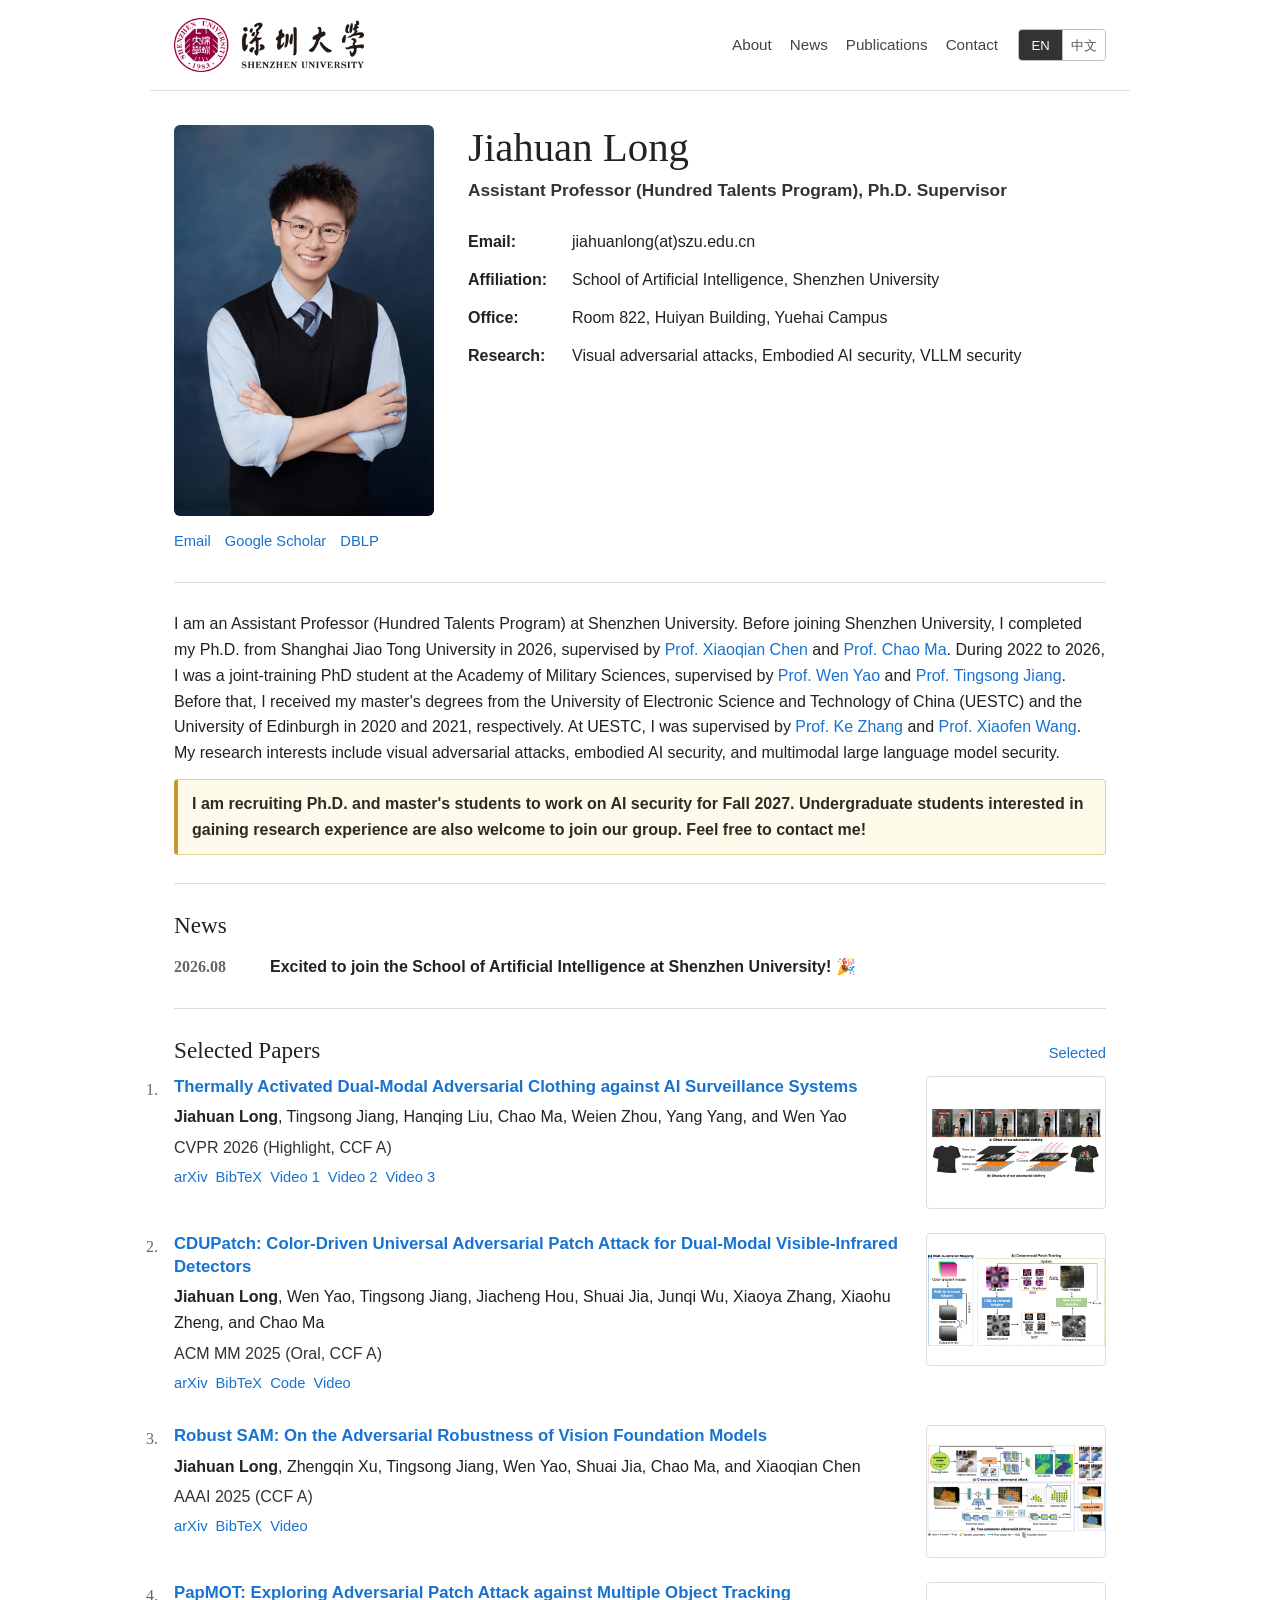
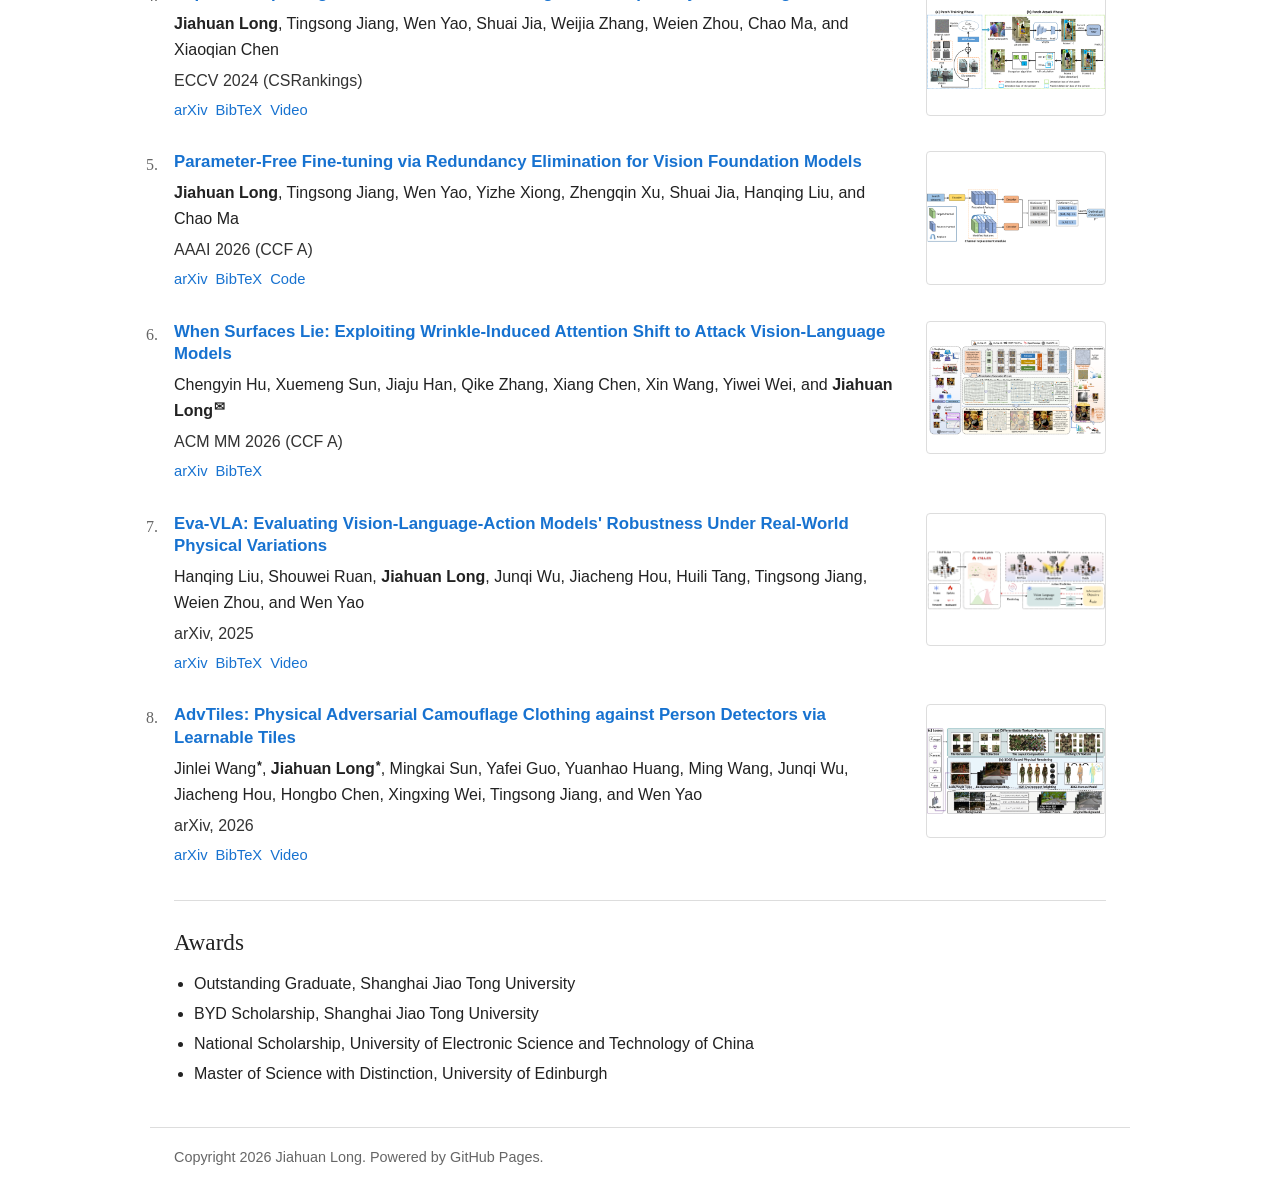
<file: docs/index.html>
<!doctype html>
<html lang="en">
  <head>
    <meta charset="utf-8" />
    <meta name="viewport" content="width=device-width, initial-scale=1" />
    <title>Jiahuan Long (龙佳欢) | Shenzhen University</title>
    <meta
      name="description"
      content="Official academic homepage of Jiahuan Long (龙佳欢), Assistant Professor and Ph.D. Supervisor at the School of Artificial Intelligence, Shenzhen University（深圳大学人工智能学院）."
    />
    <meta name="author" content="Jiahuan Long" />
    <meta name="robots" content="index, follow, max-image-preview:large" />
    <link rel="canonical" href="https://jiahuan-long.github.io/jiahuan-long-academic/" />
    <meta property="og:title" content="Jiahuan Long (龙佳欢) | Shenzhen University" />
    <meta
      property="og:description"
      content="Assistant Professor (Hundred Talents Program) and Ph.D. Supervisor at the School of Artificial Intelligence, Shenzhen University."
    />
    <meta property="og:type" content="website" />
    <meta property="og:url" content="https://jiahuan-long.github.io/jiahuan-long-academic/" />
    <meta property="og:site_name" content="Jiahuan Long (龙佳欢)" />
    <meta property="og:image" content="https://jiahuan-long.github.io/jiahuan-long-academic/profile.jpg" />
    <meta name="twitter:card" content="summary_large_image" />
    <meta name="twitter:title" content="Jiahuan Long (龙佳欢) | Shenzhen University" />
    <meta
      name="twitter:description"
      content="Assistant Professor (Hundred Talents Program) and Ph.D. Supervisor at the School of Artificial Intelligence, Shenzhen University."
    />
    <meta name="twitter:image" content="https://jiahuan-long.github.io/jiahuan-long-academic/profile.jpg" />
    <script type="application/ld+json">
      {
        "@context": "https://schema.org",
        "@graph": [
          {
            "@type": "WebSite",
            "@id": "https://jiahuan-long.github.io/jiahuan-long-academic/#website",
            "url": "https://jiahuan-long.github.io/jiahuan-long-academic/",
            "name": "Jiahuan Long (龙佳欢)",
            "alternateName": ["Jiahuan Long", "龙佳欢"]
          },
          {
            "@type": "ProfilePage",
            "@id": "https://jiahuan-long.github.io/jiahuan-long-academic/#profile",
            "url": "https://jiahuan-long.github.io/jiahuan-long-academic/",
            "name": "Jiahuan Long (龙佳欢)",
            "isPartOf": {
              "@id": "https://jiahuan-long.github.io/jiahuan-long-academic/#website"
            },
            "mainEntity": {
              "@type": "Person",
              "@id": "https://jiahuan-long.github.io/jiahuan-long-academic/#jiahuan-long",
              "name": "Jiahuan Long",
              "alternateName": "龙佳欢",
              "url": "https://jiahuan-long.github.io/jiahuan-long-academic/",
              "image": "https://jiahuan-long.github.io/jiahuan-long-academic/profile.jpg",
              "jobTitle": "Assistant Professor (Hundred Talents Program), Ph.D. Supervisor",
              "worksFor": {
                "@type": "CollegeOrUniversity",
                "name": "Shenzhen University",
                "url": "https://www.szu.edu.cn/"
              },
              "affiliation": {
                "@type": "CollegeOrUniversity",
                "name": "School of Artificial Intelligence, Shenzhen University"
              },
              "sameAs": [
                "https://scholar.google.com/citations?user=DfcU0TUAAAAJ&hl=en",
                "https://dblp.uni-trier.de/pid/244/4962.html"
              ],
              "knowsAbout": [
                "Visual adversarial attacks",
                "Embodied AI security",
                "VLLM security"
              ]
            }
          }
        ]
      }
    </script>
    <link rel="stylesheet" href="./styles.css" />
    <script src="./language.js" defer></script>
  </head>
  <body>
    <header class="site-header">
      <a class="site-logo" href="https://www.szu.edu.cn/" target="_blank" rel="noreferrer" aria-label="Shenzhen University">
        <img src="./szu-logo.png" alt="Shenzhen University" />
      </a>
      <div class="header-actions">
        <nav aria-label="Main navigation">
          <a href="#about" data-i18n="nav.about">About</a>
          <a href="#news" data-i18n="nav.news">News</a>
          <a href="#publications" data-i18n="nav.publications">Publications</a>
          <a href="#contact" data-i18n="nav.contact">Contact</a>
        </nav>
        <div class="language-switch" role="group" aria-label="Language">
          <button type="button" data-language="en" aria-pressed="true">EN</button>
          <button type="button" data-language="zh" aria-pressed="false">中文</button>
        </div>
      </div>
    </header>

    <main class="page" id="top">
      <section class="profile">
        <aside class="profile-card">
          <img src="./profile.jpg" alt="Portrait of Jiahuan Long" />
          <div class="profile-links" aria-label="Academic profile links">
            <a href="mailto:jiahuanlong@szu.edu.cn" data-i18n="profile.emailLink">Email</a>
            <a href="https://scholar.google.com/citations?user=DfcU0TUAAAAJ&hl=en" target="_blank" rel="noreferrer">
              Google Scholar
            </a>
            <a href="https://dblp.uni-trier.de/pid/244/4962.html" target="_blank" rel="noreferrer">DBLP</a>
          </div>
        </aside>

        <div class="profile-main">
          <h1 data-i18n="profile.name">Jiahuan Long</h1>
          <p class="role"><strong data-i18n="profile.role">Assistant Professor (Hundred Talents Program), Ph.D. Supervisor</strong></p>

          <dl class="facts" id="contact">
            <div>
              <dt data-i18n="facts.email">Email:</dt>
              <dd>jiahuanlong(at)szu.edu.cn</dd>
            </div>
            <div>
              <dt data-i18n="facts.affiliation">Affiliation:</dt>
              <dd data-i18n="facts.affiliationValue">School of Artificial Intelligence, Shenzhen University</dd>
            </div>
            <div>
              <dt data-i18n="facts.office">Office:</dt>
              <dd data-i18n="facts.officeValue">Room 822, Huiyan Building, Yuehai Campus</dd>
            </div>
            <div>
              <dt data-i18n="facts.research">Research:</dt>
              <dd data-i18n="facts.researchValue">Visual adversarial attacks, Embodied AI security, VLLM security</dd>
            </div>
          </dl>
        </div>
      </section>

      <hr />

      <section class="section" id="about">
        <p data-language-content="en">
          I am an Assistant Professor (Hundred Talents Program) at Shenzhen University.
          Before joining Shenzhen University, I completed my Ph.D. from Shanghai Jiao Tong University in 2026, supervised by
          <a href="https://baike.baidu.com/item/%E9%99%88%E5%B0%8F%E5%89%8D/54198662" target="_blank" rel="noreferrer">Prof. Xiaoqian Chen</a>
          and
          <a href="https://vision.sjtu.edu.cn/" target="_blank" rel="noreferrer">Prof. Chao Ma</a>.
          During 2022 to 2026, I was a joint-training PhD student at the Academy of Military Sciences, supervised by
          <a href="https://baike.baidu.com/item/%E5%A7%9A%E9%9B%AF/61775797?fr=aladdin" target="_blank" rel="noreferrer">Prof. Wen Yao</a>
          and
          <a href="https://scholar.google.com/citations?user=i77rUBEAAAAJ&amp;hl=zh-CN" target="_blank" rel="noreferrer">Prof. Tingsong Jiang</a>.
          Before that, I received my master's degrees from the University of Electronic Science and Technology of China (UESTC) and the University of Edinburgh in 2020 and 2021, respectively.
          At UESTC, I was supervised by
          <a href="https://baike.baidu.com/item/%E5%BC%A0%E5%8F%AF/20212791" target="_blank" rel="noreferrer">Prof. Ke Zhang</a>
          and
          <a href="https://en.uestc.edu.cn/info/1074/1672.htm" target="_blank" rel="noreferrer">Prof. Xiaofen Wang</a>.
          My research interests include visual adversarial attacks, embodied AI security, and multimodal large language model security.
        </p>
        <p data-language-content="zh" hidden>
          2026年8月，我加入深圳大学，任“百人计划”助理教授，博士生导师。同年6月，获得上海交通大学博士学位，师从<a href="https://baike.baidu.com/item/%E9%99%88%E5%B0%8F%E5%89%8D/54198662" target="_blank" rel="noreferrer">陈小前院士</a>和<a href="https://vision.sjtu.edu.cn/" target="_blank" rel="noreferrer">马超教授</a>。
          2022年至2026年，我在中国人民解放军军事科学院进行博士联合培养，联合培养导师为<a href="https://baike.baidu.com/item/%E5%A7%9A%E9%9B%AF/61775797?fr=aladdin" target="_blank" rel="noreferrer">姚雯教授</a>和<a href="https://scholar.google.com/citations?user=i77rUBEAAAAJ&amp;hl=zh-CN" target="_blank" rel="noreferrer">姜廷松教授</a>。
          此前，我于2020年和2021年分别获得电子科技大学（UESTC）和爱丁堡大学硕士学位。在电子科技大学学习期间，师从<a href="https://baike.baidu.com/item/%E5%BC%A0%E5%8F%AF/20212791" target="_blank" rel="noreferrer">张可教授</a>和<a href="https://en.uestc.edu.cn/info/1074/1672.htm" target="_blank" rel="noreferrer">汪小芬教授</a>。
          我的研究兴趣包括视觉对抗攻击、具身智能安全和大模型安全。
        </p>
        <p class="recruitment-note" data-language-content="en">
          <strong>I am recruiting Ph.D. and master's students to work on AI security for Fall 2027. Undergraduate students interested in gaining research experience are also welcome to join our group. Feel free to contact me!</strong>
        </p>
        <p class="recruitment-note" data-language-content="zh" hidden>
          <strong>现招收2027年秋季入学人工智能方向的博士生和硕士生，同时，也欢迎有志于参与科研的本科生加入课题组。我将结合学生的研究兴趣与职业发展规划，制定个性化培养方案，欢迎邮件与我联系！</strong>
        </p>
      </section>

      <hr />

      <section class="section" id="news">
        <h2 data-i18n="sections.news">News</h2>
        <ul class="news-list">
          <li>
            <time><strong>2026.08</strong></time>
            <span><strong data-i18n="news.joined">Excited to join the School of Artificial Intelligence at Shenzhen University! 🎉</strong></span>
          </li>
        </ul>
      </section>

      <hr />

      <section class="section" id="publications">
        <div class="section-heading">
          <h2 data-i18n="sections.papers">Selected Papers</h2>
          <a href="#publications" data-i18n="sections.selected">Selected</a>
        </div>

        <ol class="publication-list">
          <li class="publication">
            <div class="pub-body">
              <h3>
                <a href="https://scholar.google.com/citations?view_op=view_citation&hl=en&user=DfcU0TUAAAAJ&citation_for_view=DfcU0TUAAAAJ:MXK_kJrjxJIC" target="_blank" rel="noreferrer">Thermally Activated Dual-Modal Adversarial Clothing against AI Surveillance Systems</a>
              </h3>
              <p class="authors">
                <strong>Jiahuan Long</strong>, Tingsong Jiang, Hanqing Liu, Chao Ma, Weien Zhou, Yang Yang, and Wen Yao
              </p>
              <p class="where">CVPR 2026 (Highlight, CCF A)</p>
              <p class="links">
                <a href="https://arxiv.org/abs/2511.09829" target="_blank" rel="noreferrer">arXiv</a>
                <button class="link-button" type="button" data-bibtex-target="bib-thermal-clothing" aria-expanded="false">BibTeX</button>
                <a href="./videos/cvpr1.mp4" target="_blank" rel="noreferrer">Video 1</a>
                <a href="./videos/cvpr2.mp4" target="_blank" rel="noreferrer">Video 2</a>
                <a href="./videos/cvpr3.mp4" target="_blank" rel="noreferrer">Video 3</a>
              </p>
              <pre class="bibtex-entry" id="bib-thermal-clothing" hidden><code>@inproceedings{long2026thermalclothing,
  title={Thermally Activated Dual-Modal Adversarial Clothing against AI Surveillance Systems},
  author={Long, Jiahuan and Jiang, Tingsong and Liu, Hanqing and Ma, Chao and Zhou, Weien and Yang, Yang and Yao, Wen},
  booktitle={Proceedings of the IEEE/CVF Conference on Computer Vision and Pattern Recognition (CVPR)},
  year={2026}
}</code></pre>
            </div>
            <a class="pub-thumb publication-figure" href="./publication-figures/thermal-clothing.png" target="_blank" rel="noreferrer" aria-label="View the Thermally Activated Dual-Modal Adversarial Clothing figure">
              <img src="./publication-figures/thermal-clothing.png" alt="Overview of thermally activated dual-modal adversarial clothing" />
            </a>
          </li>

          <li class="publication">
            <div class="pub-body">
              <h3>
                <a href="https://scholar.google.com/citations?view_op=view_citation&hl=en&user=DfcU0TUAAAAJ&citation_for_view=DfcU0TUAAAAJ:Se3iqnhoufwC" target="_blank" rel="noreferrer">CDUPatch: Color-Driven Universal Adversarial Patch Attack for Dual-Modal Visible-Infrared Detectors</a>
              </h3>
              <p class="authors">
                <strong>Jiahuan Long</strong>, Wen Yao, Tingsong Jiang, Jiacheng Hou, Shuai Jia, Junqi Wu, Xiaoya Zhang, Xiaohu Zheng, and Chao Ma
              </p>
              <p class="where">ACM MM 2025 (Oral, CCF A)</p>
              <p class="links">
                <a href="https://arxiv.org/abs/2504.10888" target="_blank" rel="noreferrer">arXiv</a>
                <button class="link-button" type="button" data-bibtex-target="bib-cdupatch" aria-expanded="false">BibTeX</button>
                <a href="https://github.com/Jiahuan-Long/CDUpatch" target="_blank" rel="noreferrer">Code</a>
                <a href="./videos/cdupatch.mp4" target="_blank" rel="noreferrer">Video</a>
              </p>
              <pre class="bibtex-entry" id="bib-cdupatch" hidden><code>@inproceedings{long2025cdupatch,
  title={Cdupatch: Color-driven universal adversarial patch attack for dual-modal visible-infrared detectors},
  author={Long, Jiahuan and Yao, Wen and Jiang, Tingsong and Hou, Jiacheng and Jia, Shuai and Wu, Junqi and Zhang, Xiaoya and Zheng, Xiaohu and Ma, Chao},
  booktitle={Proceedings of the 33rd ACM International Conference on Multimedia (ACM MM)},
  year={2025}
}</code></pre>
            </div>
            <a class="pub-thumb publication-figure" href="./publication-figures/cdupatch.png" target="_blank" rel="noreferrer" aria-label="View the CDUPatch framework figure">
              <img src="./publication-figures/cdupatch.png" alt="CDUPatch RGB-to-infrared adaptation and cross-modal training framework" />
            </a>
          </li>

          <li class="publication">
            <div class="pub-body">
              <h3>
                <a href="https://scholar.google.com/citations?view_op=view_citation&hl=en&user=DfcU0TUAAAAJ&citation_for_view=DfcU0TUAAAAJ:eQOLeE2rZwMC" target="_blank" rel="noreferrer">Robust SAM: On the Adversarial Robustness of Vision Foundation Models</a>
              </h3>
              <p class="authors">
                <strong>Jiahuan Long</strong>, Zhengqin Xu, Tingsong Jiang, Wen Yao, Shuai Jia, Chao Ma, and Xiaoqian Chen
              </p>
              <p class="where">AAAI 2025 (CCF A)</p>
              <p class="links">
                <a href="https://arxiv.org/abs/2504.08906" target="_blank" rel="noreferrer">arXiv</a>
                <button class="link-button" type="button" data-bibtex-target="bib-robust-sam" aria-expanded="false">BibTeX</button>
                <a href="./videos/robustsam.mp4" target="_blank" rel="noreferrer">Video</a>
              </p>
              <pre class="bibtex-entry" id="bib-robust-sam" hidden><code>@inproceedings{long2025robustsam,
  title={Robust SAM: On the Adversarial Robustness of Vision Foundation Models},
  author={Long, Jiahuan and Xu, Zhengqin and Jiang, Tingsong and Yao, Wen and Jia, Shuai and Ma, Chao and Chen, Xiaoqian},
  booktitle={Proceedings of the AAAI Conference on Artificial Intelligence (AAAI)},
  year={2025}
}</code></pre>
            </div>
            <a class="pub-thumb publication-figure" href="./publication-figures/robust-sam.png" target="_blank" rel="noreferrer" aria-label="View the Robust SAM framework figure">
              <img src="./publication-figures/robust-sam.png" alt="Robust SAM attack and defense framework" />
            </a>
          </li>

          <li class="publication">
            <div class="pub-body">
              <h3>
                <a href="https://scholar.google.com/citations?view_op=view_citation&hl=en&user=DfcU0TUAAAAJ&citation_for_view=DfcU0TUAAAAJ:WF5omc3nYNoC" target="_blank" rel="noreferrer">PapMOT: Exploring Adversarial Patch Attack against Multiple Object Tracking</a>
              </h3>
              <p class="authors">
                <strong>Jiahuan Long</strong>, Tingsong Jiang, Wen Yao, Shuai Jia, Weijia Zhang, Weien Zhou, Chao Ma, and Xiaoqian Chen
              </p>
              <p class="where">ECCV 2024 (CSRankings)</p>
              <p class="links">
                <a href="https://arxiv.org/abs/2504.09361" target="_blank" rel="noreferrer">arXiv</a>
                <button class="link-button" type="button" data-bibtex-target="bib-papmot" aria-expanded="false">BibTeX</button>
                <a href="./videos/papmot.mp4" target="_blank" rel="noreferrer">Video</a>
              </p>
              <pre class="bibtex-entry" id="bib-papmot" hidden><code>@inproceedings{long2024papmot,
  title={PapMOT: Exploring Adversarial Patch Attack against Multiple Object Tracking},
  author={Long, Jiahuan and Jiang, Tingsong and Yao, Wen and Jia, Shuai and Zhang, Weijia and Zhou, Weien and Ma, Chao and Chen, Xiaoqian},
  booktitle={European Conference on Computer Vision (ECCV)},
  year={2024}
}</code></pre>
            </div>
            <a class="pub-thumb publication-figure" href="./publication-figures/papmot.png" target="_blank" rel="noreferrer" aria-label="View the PapMOT framework figure">
              <img src="./publication-figures/papmot.png" alt="PapMOT training and attack framework" />
            </a>
          </li>

          <li class="publication">
            <div class="pub-body">
              <h3>
                <a href="https://scholar.google.com/citations?view_op=view_citation&hl=en&user=DfcU0TUAAAAJ&cstart=20&pagesize=80&citation_for_view=DfcU0TUAAAAJ:kNdYIx-mwKoC" target="_blank" rel="noreferrer">Parameter-Free Fine-tuning via Redundancy Elimination for Vision Foundation Models</a>
              </h3>
              <p class="authors">
                <strong>Jiahuan Long</strong>, Tingsong Jiang, Wen Yao, Yizhe Xiong, Zhengqin Xu, Shuai Jia, Hanqing Liu, and Chao Ma
              </p>
              <p class="where">AAAI 2026 (CCF A)</p>
              <p class="links">
                <a href="https://arxiv.org/abs/2504.08915" target="_blank" rel="noreferrer">arXiv</a>
                <button class="link-button" type="button" data-bibtex-target="bib-parameter-free" aria-expanded="false">BibTeX</button>
                <a href="https://github.com/Jiahuan-Long/parameter-free-finetuning" target="_blank" rel="noreferrer">Code</a>
              </p>
              <pre class="bibtex-entry" id="bib-parameter-free" hidden><code>@inproceedings{long2026parameterfree,
  title={Parameter-Free Fine-tuning via Redundancy Elimination for Vision Foundation Models},
  author={Long, Jiahuan and Jiang, Tingsong and Yao, Wen and Xiong, Yizhe and Xu, Zhengqin and Jia, Shuai and Liu, Hanqing and Ma, Chao},
  booktitle={Proceedings of the AAAI Conference on Artificial Intelligence (AAAI)},
  year={2026}
}</code></pre>
            </div>
            <a class="pub-thumb publication-figure" href="./publication-figures/parameter-free.png" target="_blank" rel="noreferrer" aria-label="View the parameter-free fine-tuning pipeline figure">
              <img src="./publication-figures/parameter-free.png" alt="Parameter-free channel replacement search pipeline" />
            </a>
          </li>

          <li class="publication">
            <div class="pub-body">
              <h3>
                <a href="https://scholar.google.com/citations?view_op=view_citation&hl=en&user=DfcU0TUAAAAJ&cstart=20&pagesize=80&citation_for_view=DfcU0TUAAAAJ:9ZlFYXVOiuMC" target="_blank" rel="noreferrer">When Surfaces Lie: Exploiting Wrinkle-Induced Attention Shift to Attack Vision-Language Models</a>
              </h3>
              <p class="authors">
                Chengyin Hu, Xuemeng Sun, Jiaju Han, Qike Zhang, Xiang Chen, Xin Wang, Yiwei Wei, and <strong>Jiahuan Long</strong><sup class="corresponding-author" title="Corresponding author" aria-label="Corresponding author">&#9993;</sup>
              </p>
              <p class="where">ACM MM 2026 (CCF A)</p>
              <p class="links">
                <a href="https://arxiv.org/abs/2603.27759" target="_blank" rel="noreferrer">arXiv</a>
                <button class="link-button" type="button" data-bibtex-target="bib-when-surfaces-lie" aria-expanded="false">BibTeX</button>
              </p>
              <pre class="bibtex-entry" id="bib-when-surfaces-lie" hidden><code>@inproceedings{hu2026surfaces,
  title={When Surfaces Lie: Exploiting Wrinkle-Induced Attention Shift to Attack Vision-Language Models},
  author={Hu, Chengyin and Sun, Xuemeng and Han, Jiaju and Zhang, Qike and Chen, Xiang and Wang, Xin and Wei, Yiwei and Long, Jiahuan},
  booktitle={Proceedings of the 34th ACM International Conference on Multimedia (ACM MM)},
  year={2026}
}</code></pre>
            </div>
            <a class="pub-thumb publication-figure" href="./publication-figures/when-surfaces-lie.png" target="_blank" rel="noreferrer" aria-label="View the wrinkle-based structural attack framework figure">
              <img src="./publication-figures/when-surfaces-lie.png" alt="Wrinkle-based structural attack framework" />
            </a>
          </li>

          <li class="publication">
            <div class="pub-body">
              <h3>
                <a href="https://arxiv.org/abs/2509.18953" target="_blank" rel="noreferrer">Eva-VLA: Evaluating Vision-Language-Action Models' Robustness Under Real-World Physical Variations</a>
              </h3>
              <p class="authors">
                Hanqing Liu, Shouwei Ruan, <strong>Jiahuan Long</strong>, Junqi Wu, Jiacheng Hou, Huili Tang, Tingsong Jiang, Weien Zhou, and Wen Yao
              </p>
              <p class="where">arXiv, 2025</p>
              <p class="links">
                <a href="https://arxiv.org/abs/2509.18953" target="_blank" rel="noreferrer">arXiv</a>
                <button class="link-button" type="button" data-bibtex-target="bib-eva-vla" aria-expanded="false">BibTeX</button>
                <a href="./videos/eva-vla.mp4" target="_blank" rel="noreferrer">Video</a>
              </p>
              <pre class="bibtex-entry" id="bib-eva-vla" hidden><code>@article{liu2025evavla,
  title={Eva-VLA: Evaluating Vision-Language-Action Models' Robustness Under Real-World Physical Variations},
  author={Liu, Hanqing and Ruan, Shouwei and Long, Jiahuan and Wu, Junqi and Hou, Jiacheng and Tang, Huili and Jiang, Tingsong and Zhou, Weien and Yao, Wen},
  journal={arXiv preprint arXiv:2509.18953},
  year={2025}
}</code></pre>
            </div>
            <a class="pub-thumb publication-figure" href="./publication-figures/eva-vla.png" target="_blank" rel="noreferrer" aria-label="View the Eva-VLA framework figure">
              <img src="./publication-figures/eva-vla.png" alt="Overview of the Eva-VLA robustness evaluation framework" />
            </a>
          </li>

          <li class="publication">
            <div class="pub-body">
              <h3>
                <a href="https://scholar.google.com/citations?view_op=view_citation&hl=en&user=DfcU0TUAAAAJ&citation_for_view=DfcU0TUAAAAJ:dhFuZR0502QC" target="_blank" rel="noreferrer">AdvTiles: Physical Adversarial Camouflage Clothing against Person Detectors via Learnable Tiles</a>
              </h3>
              <p class="authors">
                Jinlei Wang<sup class="author-marker" title="Equal contribution">*</sup>, <strong>Jiahuan Long</strong><sup class="author-marker" title="Equal contribution">*</sup>, Mingkai Sun, Yafei Guo, Yuanhao Huang, Ming Wang, Junqi Wu, Jiacheng Hou, Hongbo Chen, Xingxing Wei, Tingsong Jiang, and Wen Yao
              </p>
              <p class="where">arXiv, 2026</p>
              <p class="links">
                <a href="https://arxiv.org/abs/2608.06801" target="_blank" rel="noreferrer">arXiv</a>
                <button class="link-button" type="button" data-bibtex-target="bib-advtiles" aria-expanded="false">BibTeX</button>
                <a href="./videos/advtiles.mp4" target="_blank" rel="noreferrer">Video</a>
              </p>
              <pre class="bibtex-entry" id="bib-advtiles" hidden><code>@article{wang2026advtiles,
  title={AdvTiles: Physical Adversarial Camouflage Clothing against Person Detectors via Learnable Tiles},
  author={Wang, Jinlei and Long, Jiahuan and Sun, Mingkai and Guo, Yafei and Huang, Yuanhao and Wang, Ming and Wu, Junqi and Hou, Jiacheng and Chen, Hongbo and Wei, Xingxing and Jiang, Tingsong and Yao, Wen},
  journal={arXiv preprint arXiv:2608.06801},
  year={2026}
}</code></pre>
            </div>
            <a class="pub-thumb publication-figure" href="./publication-figures/advtiles.jpg" target="_blank" rel="noreferrer" aria-label="View the AdvTiles framework figure">
              <img src="./publication-figures/advtiles.jpg" alt="AdvTiles differentiable camouflage and physical rendering framework" />
            </a>
          </li>
        </ol>
      </section>

      <hr />

      <section class="section compact">
        <h2 data-i18n="sections.awards">Awards</h2>
        <ul class="awards-list">
          <li data-i18n="awards.sjtuGraduate">Outstanding Graduate, Shanghai Jiao Tong University</li>
          <li data-i18n="awards.byd">BYD Scholarship, Shanghai Jiao Tong University</li>
          <li data-i18n="awards.national">National Scholarship, University of Electronic Science and Technology of China</li>
          <li data-i18n="awards.edinburgh">Master of Science with Distinction, University of Edinburgh</li>
        </ul>
      </section>
    </main>

    <footer data-i18n="footer">
      Copyright 2026 Jiahuan Long. Powered by GitHub Pages.
    </footer>
  </body>
</html>
</file>
<file: docs/styles.css>
:root {
  --bg: #ffffff;
  --text: #222222;
  --muted: #666666;
  --line: #dddddd;
  --soft: #f7f7f7;
  --link: #1772d0;
  --link-hover: #f09228;
  --teal: #4f9d9a;
  --gold: #d6a24c;
  --plum: #8d5872;
}

* {
  box-sizing: border-box;
}

html {
  scroll-behavior: smooth;
}

body {
  background: var(--bg);
  color: var(--text);
  font-family: Arial, Helvetica, sans-serif;
  font-size: 16px;
  line-height: 1.62;
  margin: 0;
}

a {
  color: var(--link);
  text-decoration: none;
}

a:hover,
a:focus-visible {
  color: var(--link-hover);
  outline: none;
  text-decoration: underline;
  text-underline-offset: 3px;
}

.site-header {
  align-items: center;
  border-bottom: 1px solid var(--line);
  display: flex;
  gap: 24px;
  justify-content: space-between;
  margin: 0 auto;
  max-width: 980px;
  padding: 18px 24px;
}

.site-logo {
  align-items: center;
  display: inline-flex;
  min-width: 180px;
}

.site-logo img {
  display: block;
  height: auto;
  width: 190px;
}

.site-logo:hover,
.site-logo:focus-visible {
  outline: none;
  text-decoration: none;
}

nav {
  display: flex;
  flex-wrap: wrap;
  gap: 18px;
  justify-content: flex-end;
}

nav a {
  color: #444444;
  font-size: 0.95rem;
}

.header-actions {
  align-items: center;
  display: flex;
  gap: 20px;
  justify-content: flex-end;
}

.language-switch {
  border: 1px solid #bdbdbd;
  border-radius: 4px;
  display: inline-grid;
  flex: 0 0 auto;
  grid-template-columns: repeat(2, 1fr);
  overflow: hidden;
}

.language-switch button {
  background: #ffffff;
  border: 0;
  color: #555555;
  cursor: pointer;
  font: inherit;
  font-size: 0.82rem;
  min-height: 30px;
  min-width: 42px;
  padding: 3px 8px;
}

.language-switch button + button {
  border-left: 1px solid #bdbdbd;
}

.language-switch button[aria-pressed="true"] {
  background: #333333;
  color: #ffffff;
}

.language-switch button:focus-visible {
  box-shadow: inset 0 0 0 2px var(--link);
  outline: none;
}

[hidden] {
  display: none !important;
}

.page {
  margin: 0 auto;
  max-width: 980px;
  padding: 34px 24px 36px;
}

.profile {
  align-items: flex-start;
  display: grid;
  gap: 34px;
  grid-template-columns: 260px minmax(0, 1fr);
}

.profile-card {
  margin: 0;
}

.profile-card img {
  border-radius: 6px;
  display: block;
  height: auto;
  max-width: 100%;
  width: 260px;
}

.profile-links {
  display: flex;
  flex-wrap: wrap;
  gap: 9px 14px;
  margin-top: 14px;
}

.profile-links a {
  font-size: 0.92rem;
}

h1 {
  font-family: Georgia, "Times New Roman", serif;
  font-size: 2.55rem;
  font-weight: 400;
  line-height: 1.12;
  margin: 0 0 6px;
}

.role {
  color: #333333;
  font-size: 1.08rem;
  margin: 0 0 24px;
}

.facts {
  display: grid;
  gap: 12px;
  margin: 0;
}

.facts div {
  display: grid;
  gap: 8px;
  grid-template-columns: 96px minmax(0, 1fr);
}

.facts dt {
  font-weight: 700;
}

.facts dd {
  margin: 0;
}

hr {
  border: 0;
  border-top: 1px solid var(--line);
  margin: 28px 0;
}

.section {
  margin: 0;
}

.section p {
  margin: 0 0 13px;
}

.section p:last-child {
  margin-bottom: 0;
}

.recruitment-note {
  background: #fffbea;
  border: 1px solid #dfd29a;
  border-left: 4px solid #c49a2c;
  border-radius: 4px;
  color: #2d2b22;
  margin-top: 18px;
  padding: 11px 14px;
}

.note {
  color: #333333;
  font-weight: 700;
}

h2 {
  font-family: Georgia, "Times New Roman", serif;
  font-size: 1.45rem;
  font-weight: 400;
  line-height: 1.2;
  margin: 0 0 14px;
}

.section-heading {
  align-items: baseline;
  display: flex;
  gap: 14px;
  justify-content: space-between;
  margin-bottom: 10px;
}

.section-heading h2 {
  margin: 0;
}

.section-heading > a {
  font-size: 0.92rem;
}

.news-list {
  display: grid;
  gap: 8px;
  list-style: none;
  margin: 0;
  padding: 0;
}

.news-list li {
  display: grid;
  gap: 14px;
  grid-template-columns: 82px minmax(0, 1fr);
}

.news-list time {
  color: var(--muted);
  font-family: Georgia, "Times New Roman", serif;
}

.publication-list {
  counter-reset: publication;
  display: grid;
  gap: 24px;
  list-style: none;
  margin: 0;
  padding: 0;
}

.publication {
  counter-increment: publication;
  display: grid;
  gap: 22px;
  grid-template-columns: minmax(0, 1fr) 180px;
  position: relative;
}

.publication::before {
  color: var(--muted);
  content: counter(publication) ".";
  font-family: Georgia, "Times New Roman", serif;
  left: -28px;
  position: absolute;
  top: 1px;
}

.venue {
  color: var(--muted);
  font-size: 0.88rem;
  margin-bottom: 4px !important;
  text-transform: uppercase;
}

.publication h3 {
  font-size: 1.05rem;
  line-height: 1.35;
  margin: 0 0 6px;
}

.publication h3 a {
  color: var(--link);
}

.authors,
.where,
.links {
  margin: 0 0 5px !important;
}

.author-marker,
.corresponding-author {
  color: inherit;
  font-size: 0.78em;
  font-weight: 700;
  line-height: 0;
  margin-left: 1px;
  position: relative;
  top: -0.28em;
  vertical-align: baseline;
}

.corresponding-author {
  font-size: 0.82em;
  top: -0.34em;
}

.author-notes {
  color: var(--muted);
  font-size: 0.9rem;
  margin: 6px 0 0 !important;
}

.note-icon {
  display: inline-block;
  font-size: 0.9em;
  line-height: 1;
  margin-left: 8px;
  top: 0;
  vertical-align: baseline;
}

.where {
  color: #333333;
}

.links {
  display: flex;
  flex-wrap: wrap;
  gap: 8px;
}

.links a,
.link-button {
  font-size: 0.92rem;
}

.link-button {
  background: transparent;
  border: 0;
  color: var(--link);
  cursor: pointer;
  font-family: inherit;
  line-height: inherit;
  padding: 0;
}

.link-button:hover,
.link-button:focus-visible,
.link-button[aria-expanded="true"] {
  color: var(--link-hover);
  outline: none;
  text-decoration: underline;
  text-underline-offset: 3px;
}

.bibtex-entry {
  background: var(--soft);
  border: 1px solid var(--line);
  border-radius: 4px;
  color: #333333;
  font-size: 0.78rem;
  line-height: 1.5;
  margin: 9px 0 5px;
  max-width: 100%;
  overflow-x: auto;
  padding: 11px 12px;
  white-space: pre;
}

.pub-thumb {
  align-items: center;
  align-self: start;
  aspect-ratio: 1.35;
  background: var(--soft);
  border: 1px solid var(--line);
  border-radius: 4px;
  color: #ffffff;
  display: flex;
  font-family: Georgia, "Times New Roman", serif;
  font-size: 2rem;
  justify-content: center;
  overflow: hidden;
}

.pub-thumb span {
  background: rgba(0, 0, 0, 0.16);
  border-radius: 999px;
  padding: 9px 13px;
}

.pub-thumb.publication-figure {
  background: #ffffff;
}

.publication-figure img {
  display: block;
  height: 100%;
  object-fit: contain;
  width: 100%;
}

.publication-figure:hover,
.publication-figure:focus-visible {
  outline: 2px solid var(--link);
  outline-offset: 2px;
  text-decoration: none;
}

.pub-thumb.teal {
  background:
    linear-gradient(135deg, rgba(255, 255, 255, 0.22) 25%, transparent 25%) 0 0 / 22px 22px,
    linear-gradient(135deg, var(--teal), #275b68);
}

.pub-thumb.gold {
  background:
    repeating-linear-gradient(90deg, rgba(255, 255, 255, 0.16), rgba(255, 255, 255, 0.16) 1px, transparent 1px, transparent 18px),
    linear-gradient(135deg, var(--gold), #81632d);
}

.pub-thumb.plum {
  background:
    radial-gradient(circle at 24% 28%, rgba(255, 255, 255, 0.24) 0 18%, transparent 19%),
    linear-gradient(135deg, var(--plum), #3f516b);
}

.compact p {
  color: #333333;
}

.awards-list {
  margin: 0;
  padding-left: 1.25rem;
}

.awards-list li + li {
  margin-top: 4px;
}

footer {
  border-top: 1px solid var(--line);
  color: var(--muted);
  font-size: 0.9rem;
  margin: 4px auto 0;
  max-width: 980px;
  padding: 18px 24px 28px;
}

@media (max-width: 760px) {
  .site-header {
    align-items: flex-start;
    flex-direction: column;
  }

  nav {
    justify-content: flex-start;
  }

  .header-actions {
    align-items: flex-start;
    flex-wrap: wrap;
    justify-content: flex-start;
  }

  .profile,
  .publication {
    grid-template-columns: 1fr;
  }

  .profile-card img {
    width: min(280px, 100%);
  }

  .publication::before {
    display: none;
  }

  .pub-thumb {
    max-width: 260px;
  }
}

@media (max-width: 520px) {
  .site-header,
  .page,
  footer {
    padding-left: 18px;
    padding-right: 18px;
  }

  h1 {
    font-size: 2.15rem;
  }

  .facts div,
  .news-list li {
    grid-template-columns: 1fr;
  }

  .facts div,
  .news-list li {
    gap: 2px;
  }

  .header-actions {
    gap: 12px;
  }
}
</file>
